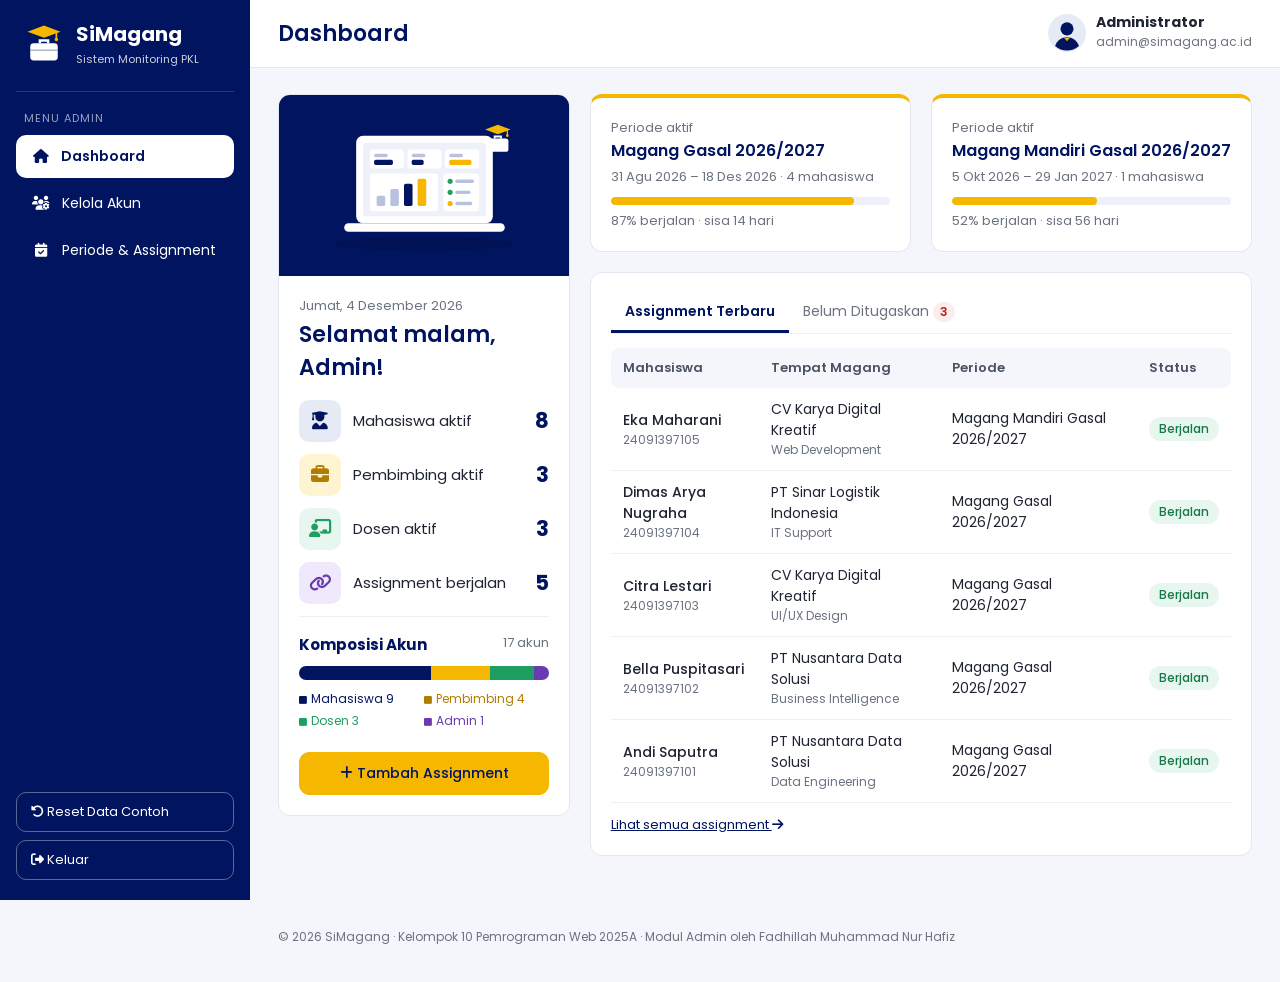
<file: index.html>
<!DOCTYPE html>
<html lang="id">
<head>
    <meta charset="UTF-8">
    <!-- viewport: wajib agar tampilan responsive di HP -->
    <meta name="viewport" content="width=device-width, initial-scale=1.0">
    <title>Admin | SiMagang - Sistem Monitoring PKL</title>
    <link rel="icon" type="image/svg+xml" href="img/logo-ikon-navy.svg">

    <!-- Ikon Font Awesome 6.5.2 (versi yang sama dengan link CDN di materi CSS),
         disimpan lokal di folder vendor/ agar tetap tampil tanpa internet -->
    <link rel="stylesheet" href="vendor/fontawesome/css/all.min.css">

    <!-- External Style Sheet (font Poppins juga dimuat dari sini) -->
    <link rel="stylesheet" type="text/css" href="css/style.css">
</head>
<body>

    <!-- ========== SIDEBAR / NAVIGASI ========== -->
    <aside id="sidebar">
        <div class="brand">
            <img src="img/logo-ikon-putih.svg" alt="Logo SiMagang" width="44" height="44">
            <div>
                <strong>SiMagang</strong>
                <small>Sistem Monitoring PKL</small>
            </div>
        </div>

        <p class="menu-judul">Menu Admin</p>
        <nav>
            <!-- href tetap diisi alamat halaman, tetapi kliknya ditangani Ajax di js/main.js -->
            <ul class="menu">
                <li><a href="pages/dashboard.html" class="menu-link" data-halaman="dashboard">
                    <i class="fa-solid fa-house"></i> Dashboard</a></li>
                <li><a href="pages/kelola-akun.html" class="menu-link" data-halaman="kelola-akun">
                    <i class="fa-solid fa-users-gear"></i> Kelola Akun</a></li>
                <li><a href="pages/periode-assignment.html" class="menu-link" data-halaman="periode-assignment">
                    <i class="fa-solid fa-calendar-check"></i> Periode &amp; Assignment</a></li>
            </ul>
        </nav>

        <div class="sidebar-bawah">
            <button type="button" id="btnResetData" class="btn-sidebar" title="Kembalikan data contoh seperti semula">
                <i class="fa-solid fa-rotate-left"></i> Reset Data Contoh
            </button>
            <button type="button" id="btnKeluar" class="btn-sidebar">
                <i class="fa-solid fa-right-from-bracket"></i> Keluar
            </button>
        </div>
    </aside>

    <!-- lapisan gelap di belakang sidebar saat dibuka di HP -->
    <div id="overlay"></div>

    <!-- ========== AREA UTAMA ========== -->
    <div id="utama">
        <header id="header">
            <button type="button" id="btnMenu" aria-label="Buka menu"><i class="fa-solid fa-bars"></i></button>
            <h1 id="judulHalaman">Dashboard</h1>
            <div class="profil">
                <img src="img/avatar-admin.svg" alt="Foto profil admin" width="38" height="38">
                <div class="profil-teks">
                    <strong>Administrator</strong>
                    <small>admin@simagang.ac.id</small>
                </div>
            </div>
        </header>

        <!-- Konten halaman dimuat ke sini menggunakan Ajax -->
        <main id="konten">
            <p class="memuat"><i class="fa-solid fa-spinner fa-spin"></i> Memuat halaman...</p>
        </main>

        <footer id="footer">
            <p>&copy; 2026 SiMagang &middot; Kelompok 10 Pemrograman Web 2025A &middot; Modul Admin oleh Fadhillah Muhammad Nur Hafiz</p>
        </footer>
    </div>

    <!-- Notifikasi kecil (toast) -->
    <div id="toast"></div>

    <!-- Library jQuery (lokal) lalu script modul -->
    <script src="js/jquery-3.7.1.min.js"></script>
    <script src="js/data.js"></script>
    <script src="js/dashboard.js"></script>
    <script src="js/kelola-akun.js"></script>
    <script src="js/tambah-akun.js"></script>
    <script src="js/periode-assignment.js"></script>
    <script src="js/main.js"></script>
</body>
</html>
</file>
<file: css/style.css>
@charset "utf-8";
/* =========================================================
   style.css - SiMagang Modul Admin
   Warna dan font mengikuti Panduan Gaya Visual SRS (Bab 6.1):
   navy #001460, putih #FFFFFF, font Poppins, radius 8-12px.
   ========================================================= */

/* ---------- Font Poppins (file lokal di vendor/poppins) ---------- */
@font-face {
    font-family: "Poppins";
    font-weight: 400;
    src: url("../vendor/poppins/poppins-latin-400-normal.woff2") format("woff2");
}

@font-face {
    font-family: "Poppins";
    font-weight: 500;
    src: url("../vendor/poppins/poppins-latin-500-normal.woff2") format("woff2");
}

@font-face {
    font-family: "Poppins";
    font-weight: 600;
    src: url("../vendor/poppins/poppins-latin-600-normal.woff2") format("woff2");
}

@font-face {
    font-family: "Poppins";
    font-weight: 700;
    src: url("../vendor/poppins/poppins-latin-700-normal.woff2") format("woff2");
}

/* ---------- Dasar ---------- */
* {
    box-sizing: border-box;
}

body {
    margin: 0;
    padding: 0;
    font-family: "Poppins", Verdana, Arial, sans-serif;
    font-size: 15px;
    color: #1F2433;
    background: #F4F6FB;
}

h1, h2, h3 {
    margin: 0;
    font-weight: 600;
    color: #001460;
}

a {
    color: #001460;
}

code {
    background: #EEF1F9;
    padding: 2px 6px;
    border-radius: 6px;
    font-size: 13px;
}

.clearfloat {
    clear: both;
    height: 0;
    font-size: 1px;
    line-height: 0;
}

/* ---------- Sidebar (position fixed di kiri) ---------- */
#sidebar {
    position: fixed;
    top: 0;
    left: 0;
    width: 250px;
    height: 100%;
    background: #001460;
    color: #FFFFFF;
    padding: 22px 16px;
    z-index: 30;
    overflow-y: auto;
    transition: left 0.25s;
}

#sidebar .brand {
    padding: 0 6px 22px 6px;
    border-bottom: 1px solid rgba(255, 255, 255, 0.15);
    margin-bottom: 18px;
}

#sidebar .brand img {
    float: left;
    margin-right: 10px;
}

#sidebar .brand strong {
    display: block;
    font-size: 20px;
    line-height: 1.2;
}

#sidebar .brand small {
    font-size: 11px;
    opacity: 0.8;
}

.menu-judul {
    font-size: 11px;
    text-transform: uppercase;
    letter-spacing: 1px;
    opacity: 0.6;
    margin: 0 0 8px 8px;
}

/* menu dari list (materi CSS Lists) */
ul.menu {
    list-style-type: none;
    margin: 0;
    padding: 0;
}

ul.menu li a {
    display: block;
    color: #FFFFFF;
    text-decoration: none;
    padding: 11px 14px;
    margin-bottom: 4px;
    border-radius: 10px;
    font-size: 14px;
}

ul.menu li a i {
    width: 22px;
    text-align: center;
    margin-right: 6px;
}

ul.menu li a:hover {
    background: rgba(255, 255, 255, 0.1);
}

ul.menu li a.aktif {
    background: #FFFFFF;
    color: #001460;
    font-weight: 600;
}

.sidebar-bawah {
    position: absolute;
    left: 16px;
    right: 16px;
    bottom: 20px;
}

.btn-sidebar {
    display: block;
    width: 100%;
    text-align: left;
    background: transparent;
    color: #FFFFFF;
    border: 1px solid rgba(255, 255, 255, 0.35);
    border-radius: 10px;
    padding: 9px 14px;
    margin-top: 8px;
    font-family: inherit;
    font-size: 13px;
    cursor: pointer;
}

.btn-sidebar:hover {
    background: rgba(255, 255, 255, 0.1);
}

#overlay {
    display: none;
}

/* ---------- Area utama ---------- */
#utama {
    margin-left: 250px;
    min-height: 100vh;
}

#header {
    background: #FFFFFF;
    padding: 14px 28px;
    border-bottom: 1px solid #E3E7F0;
    position: sticky;
    top: 0;
    z-index: 10;
    height: 68px;
}

#btnMenu {
    display: none;
    float: left;
    background: none;
    border: none;
    font-size: 22px;
    color: #001460;
    margin: 6px 12px 0 0;
    cursor: pointer;
}

#judulHalaman {
    float: left;
    font-size: 22px;
    line-height: 40px;
}

.profil {
    float: right;
}

.profil img {
    float: left;
    margin-right: 10px;
}

.profil-teks {
    float: left;
    line-height: 1.25;
}

.profil-teks strong {
    display: block;
    font-size: 14px;
}

.profil-teks small {
    font-size: 12px;
    color: #6B7280;
}

#konten {
    padding: 26px 28px;
}

#footer {
    padding: 14px 28px 24px 28px;
    font-size: 12px;
    color: #6B7280;
}

.memuat {
    color: #6B7280;
}

/* ---------- Komponen umum ---------- */
.kartu {
    background: #FFFFFF;
    border: 1px solid #E3E7F0;
    border-radius: 12px;
    padding: 20px;
    margin-bottom: 20px;
}

.kartu-judul {
    margin-bottom: 14px;
    overflow: hidden;
}

.kartu-judul h2 {
    float: left;
    font-size: 17px;
}

.kartu-judul a,
.kartu-judul .btn {
    float: right;
    font-size: 13px;
}

.teks-kecil {
    font-size: 13px;
    color: #6B7280;
    margin: -6px 0 10px 0;
}

.btn {
    display: inline-block;
    padding: 10px 18px;
    border-radius: 10px;
    border: 1.5px solid #001460;
    font-family: inherit;
    font-size: 14px;
    font-weight: 500;
    text-decoration: none;
    cursor: pointer;
    background: #001460;
    color: #FFFFFF;
}

.btn:hover {
    background: #0A2385;
}

/* tombol sekunder: latar putih, border dan teks biru (SRS) */
.btn-sekunder {
    background: #FFFFFF;
    color: #001460;
}

.btn-sekunder:hover {
    background: #EEF1F9;
}

.btn-kuning {
    background: #F5B700;
    border-color: #F5B700;
    color: #001460;
}

.btn-kuning:hover {
    background: #FFC928;
}

.btn-kecil {
    white-space: nowrap;
    padding: 5px 10px;
    font-size: 12px;
    border-radius: 8px;
    margin: 2px 0;
}

.btn-bahaya {
    background: #FFFFFF;
    color: #D93A3A;
    border-color: #D93A3A;
}

.btn-bahaya:hover {
    background: #FDECEC;
}

.btn-sukses {
    background: #FFFFFF;
    color: #1E9E61;
    border-color: #1E9E61;
}

.btn-sukses:hover {
    background: #E7F6EE;
}

/* badge role dan status */
.badge {
    display: inline-block;
    padding: 3px 10px;
    border-radius: 20px;
    font-size: 12px;
    font-weight: 500;
    white-space: nowrap;
}

.role-mahasiswa  { background: #E6EAF5; color: #001460; }
.role-pembimbing { background: #FFF4D1; color: #8A6400; }
.role-dosen      { background: #E7F6EE; color: #17794A; }
.role-admin      { background: #F0E8FB; color: #6A3BB0; }

.status-aktif    { background: #E7F6EE; color: #17794A; }
.status-nonaktif { background: #FDECEC; color: #B42828; }
.status-netral   { background: #EEF0F4; color: #555D6E; }

/* ---------- Tabel ---------- */
.tabel-wrap {
    width: 100%;
    overflow-x: auto;   /* di HP tabel bisa digeser ke samping */
}

table.tabel {
    width: 100%;
    border-collapse: collapse;
    font-size: 14px;
}

table.tabel th {
    background: #F4F6FB;
    color: #4A5163;
    text-align: left;
    font-weight: 600;
    font-size: 13px;
    padding: 10px 12px;
    white-space: nowrap;
}

table.tabel th:first-child { border-radius: 8px 0 0 8px; }
table.tabel th:last-child  { border-radius: 0 8px 8px 0; }

table.tabel td {
    padding: 11px 12px;
    border-bottom: 1px solid #EEF0F4;
    vertical-align: middle;
}

table.tabel tbody tr:hover {
    background: #FAFBFE;
}

table.tabel tr.baru {
    background: #FFF8DE;
}

.nama-utama {
    font-weight: 500;
}

.sub {
    display: block;
    font-size: 12px;
    color: #6B7280;
}

.kosong {
    text-align: center;
    color: #6B7280;
    padding: 24px !important;
}

/* ---------- Dashboard ---------- */
/* Dua kolom: kartu ringkasan di kiri (30%), periode & tab di kanan (68%) */
.dash-kiri {
    float: left;
    width: 30%;
}

.dash-kanan {
    float: right;
    width: 68%;
}

/* Kartu ringkasan (kolom kiri) */
.kartu-ringkasan {
    padding: 0;
    overflow: hidden;
}

.ringkasan-gambar {
    background: #001460;
    text-align: center;
    padding: 22px 20px 16px 20px;
}

.ringkasan-gambar img {
    width: 82%;
    max-width: 250px;
}

.ringkasan-isi {
    padding: 20px;
}

.ringkasan-isi .tanggal {
    font-size: 13px;
    color: #6B7280;
    margin: 0;
}

.ringkasan-isi h2 {
    font-size: 22px;
    margin: 2px 0 16px 0;
}

ul.daftar-angka {
    list-style-type: none;
    margin: 0;
    padding: 0;
}

ul.daftar-angka li {
    overflow: hidden;
    margin-bottom: 12px;
}

ul.daftar-angka .ikon {
    float: left;
    margin-right: 12px;
}

ul.daftar-angka span.label {
    float: left;
    line-height: 42px;
}

ul.daftar-angka strong {
    float: right;
    line-height: 42px;
    font-size: 21px;
    color: #001460;
}

.ikon {
    font-size: 18px;
    width: 42px;
    height: 42px;
    line-height: 42px;
    text-align: center;
    border-radius: 10px;
}

.ikon.biru   { background: #E6EAF5; color: #001460; }
.ikon.kuning { background: #FFF4D1; color: #B07D00; }
.ikon.hijau  { background: #E7F6EE; color: #1E9E61; }
.ikon.ungu   { background: #F0E8FB; color: #6A3BB0; }

/* Komposisi akun: satu bar dibagi per role (lebar diisi JavaScript) */
.komposisi {
    border-top: 1px solid #EEF0F4;
    margin-top: 6px;
    padding-top: 16px;
}

.komposisi-judul {
    overflow: hidden;
}

.komposisi-judul b {
    float: left;
    color: #001460;
}

.komposisi-judul span {
    float: right;
    font-size: 13px;
    color: #6B7280;
}

.bar-komposisi {
    height: 14px;
    border-radius: 8px;
    overflow: hidden;
    background: #EEF1F9;
    margin: 10px 0;
}

.bar-komposisi span {
    float: left;
    height: 100%;
    transition: width 0.6s;
}

ul.legenda {
    list-style-type: none;
    margin: 0;
    padding: 0;
    overflow: hidden;
    font-size: 12px;
}

ul.legenda li {
    float: left;
    width: 50%;
    margin-bottom: 4px;
}

ul.legenda li i {
    font-size: 9px;
    margin-right: 4px;
}

.warna-mahasiswa  { background: #001460; color: #001460; }
.warna-pembimbing { background: #F5B700; color: #B07D00; }
.warna-dosen      { background: #1E9E61; color: #1E9E61; }
.warna-admin      { background: #6A3BB0; color: #6A3BB0; }

ul.legenda li.warna-mahasiswa,
ul.legenda li.warna-pembimbing,
ul.legenda li.warna-dosen,
ul.legenda li.warna-admin {
    background: none;
}

.btn-penuh {
    display: block;
    width: 100%;
    text-align: center;
    margin-top: 18px;
}

/* Kartu periode aktif (kolom kanan, 2 per baris) */
.kartu-periode {
    float: left;
    width: 48.5%;
    margin-right: 3%;
    border-top: 4px solid #F5B700;
}

.kartu-periode:nth-child(2n) {
    margin-right: 0;
}

.kartu-periode.tunggal {
    width: 100%;
    margin-right: 0;
}

.kartu-periode .label-kecil {
    font-size: 13px;
    color: #6B7280;
    margin: 0;
}

.kartu-periode h3 {
    font-size: 16px;
    margin: 0;
}

.kartu-periode .rentang {
    font-size: 13px;
    color: #6B7280;
    margin: 4px 0 10px 0;
}

.bar-progres {
    height: 8px;
    background: #EEF1F9;
    border-radius: 8px;
    overflow: hidden;
}

.bar-progres span {
    display: block;
    height: 100%;
    background: #F5B700;
    border-radius: 8px;
    transition: width 0.8s;
}

.kartu-periode .keterangan {
    font-size: 13px;
    color: #6B7280;
    margin: 6px 0 0 0;
}

/* Tab: Assignment Terbaru / Belum Punya Assignment */
.tab-menu {
    border-bottom: 1px solid #EEF0F4;
    margin-bottom: 14px;
    overflow: hidden;
}

.tab-menu button {
    float: left;
    background: none;
    border: none;
    border-bottom: 3px solid transparent;
    padding: 8px 14px;
    font-family: inherit;
    font-size: 14px;
    color: #6B7280;
    cursor: pointer;
}

.tab-menu button:hover {
    color: #001460;
}

.tab-menu button.aktif {
    border-bottom-color: #001460;
    color: #001460;
    font-weight: 600;
}

.tab-menu .jumlah-merah {
    display: inline-block;
    min-width: 22px;
    padding: 1px 7px;
    border-radius: 20px;
    background: #FDECEC;
    color: #B42828;
    font-size: 12px;
    font-weight: 600;
}

.tab-panel {
    display: none;
}

.tab-panel.aktif {
    display: block;
}

.nama-inisial {
    overflow: hidden;   /* teks rapi di samping inisial walau terlipat */
}

td.kolom-nama {
    min-width: 190px;
}

.inisial {
    display: inline-block;
    width: 34px;
    height: 34px;
    line-height: 34px;
    border-radius: 50%;
    text-align: center;
    font-size: 12px;
    font-weight: 600;
    margin-right: 10px;
    float: left;
}

/* ---------- Chip (tombol filter kecil) ---------- */
.chip {
    display: inline-block;
    padding: 6px 10px;
    margin: 0 4px 6px 0;
    border-radius: 9px;
    border: 1.5px solid #E3E7F0;
    background: #FFFFFF;
    font-family: inherit;
    font-size: 12px;
    color: #1F2433;
    cursor: pointer;
}

.chip b {
    color: #001460;
    margin-left: 4px;
}

.chip:hover {
    border-color: #001460;
}

.chip.aktif {
    background: #001460;
    border-color: #001460;
    color: #FFFFFF;
}

.chip.aktif b {
    color: #F5B700;
}

/* ---------- Kelola Akun: daftar (kiri) + detail (kanan) ---------- */
.akun-kiri {
    float: left;
    width: 34%;
}

.akun-kanan {
    float: right;
    width: 64%;
}

.daftar-akun-kartu {
    padding: 16px;
}

.cari {
    position: relative;
    margin-bottom: 12px;
}

.cari i {
    position: absolute;
    left: 12px;
    top: 13px;
    color: #9AA1B1;
}

.cari input[type="text"] {
    padding-left: 36px;
}

.filter-role {
    margin-bottom: 8px;
    overflow: hidden;
}

/* lima tombol role dibagi rata, angka di atas label */
.filter-role .chip {
    float: left;
    width: 19.2%;
    margin: 0 1% 0 0;
    padding: 6px 0;
    text-align: center;
    line-height: 1.3;
}

.filter-role .chip:last-child {
    margin-right: 0;
}

.filter-role .chip b {
    display: block;
    margin: 0;
    font-size: 15px;
}

#filterStatus {
    margin-bottom: 8px;
}

.info-jumlah {
    font-size: 12px;
    color: #6B7280;
    margin: 0 0 8px 2px;
}

ul.daftar-akun {
    list-style-type: none;
    margin: 0;
    padding: 0;
    max-height: 430px;
    overflow-y: auto;
}

ul.daftar-akun li {
    overflow: hidden;
    padding: 10px 12px;
    margin-bottom: 4px;
    border-radius: 10px;
    border-left: 4px solid transparent;
    cursor: pointer;
}

ul.daftar-akun li:hover {
    background: #F7F8FC;
}

ul.daftar-akun li.dipilih {
    background: #EEF1F9;
    border-left-color: #001460;
}

ul.daftar-akun li.kosong-daftar {
    text-align: center;
    color: #6B7280;
    cursor: default;
    padding: 24px 0;
}

.titik {
    float: right;
    width: 9px;
    height: 9px;
    border-radius: 50%;
    margin: 13px 0 0 8px;
}

.titik.aktif    { background: #1E9E61; }
.titik.nonaktif { background: #D93A3A; }

.detail-akun {
    padding: 0;
    overflow: hidden;
}

.detail-banner {
    height: 90px;
    background: #001460;
}

.detail-isi {
    padding: 0 28px 28px 28px;
}

.avatar-besar {
    display: inline-block;
    width: 86px;
    height: 86px;
    line-height: 78px;
    font-size: 26px;
    font-weight: 600;
    border-radius: 50%;
    border: 4px solid #FFFFFF;
    margin-top: -43px;
}

.detail-kepala {
    overflow: hidden;
    margin-top: 10px;
}

.detail-nama {
    float: left;
}

.detail-nama h2 {
    font-size: 22px;
    margin-bottom: 4px;
}

.detail-status {
    float: right;
    text-align: right;
}

.detail-status .sub {
    margin-bottom: 6px;
}

/* saklar on/off untuk status akun */
.saklar {
    position: relative;
    width: 44px;
    height: 24px;
    border: none;
    border-radius: 20px;
    background: #CBD2E0;
    vertical-align: middle;
    cursor: pointer;
    transition: background 0.2s;
}

.saklar span {
    position: absolute;
    top: 3px;
    left: 3px;
    width: 18px;
    height: 18px;
    border-radius: 50%;
    background: #FFFFFF;
    transition: left 0.2s;
}

.saklar.nyala {
    background: #1E9E61;
}

.saklar.nyala span {
    left: 23px;
}

.teks-hijau { color: #1E9E61; }
.teks-merah { color: #D93A3A; }

ul.detail-info {
    list-style-type: none;
    margin: 22px 0;
    padding: 18px 18px 6px 18px;
    background: #F4F6FB;
    border-radius: 10px;
    overflow: hidden;
}

ul.detail-info li {
    float: left;
    width: 50%;
    padding-right: 12px;
    margin-bottom: 12px;
    font-size: 14px;
    font-weight: 500;
    word-wrap: break-word;
}

ul.detail-info li span {
    display: block;
    font-size: 12px;
    font-weight: 400;
    color: #6B7280;
}

.detail-isi h3 {
    font-size: 15px;
    margin-bottom: 10px;
}

.kotak-magang {
    border: 1px solid #E3E7F0;
    border-left: 4px solid #F5B700;
    border-radius: 10px;
    padding: 12px 14px;
    margin-bottom: 10px;
    font-size: 14px;
}

.kotak-magang b {
    color: #001460;
}

.kotak-magang.selesai {
    border-left-color: #CBD2E0;
}

.kotak-magang.kosong-magang {
    border-left-color: #D5DBE8;
    color: #6B7280;
}

.detail-aksi {
    margin-top: 20px;
}

.detail-kosong {
    text-align: center;
    padding: 50px 20px;
    color: #6B7280;
}

.detail-kosong img {
    width: 200px;
    background: #001460;
    border-radius: 12px;
    padding: 14px;
}

/* ---------- Periode & Assignment: form kiri, daftar kanan ---------- */
.pa-kiri {
    float: left;
    width: 36%;
}

.pa-kanan {
    float: right;
    width: 62%;
}

/* form tetap terlihat saat daftar di kanan di-scroll */
.form-tempel {
    position: sticky;
    top: 88px;
    border-top: 4px solid #F5B700;
}

.kartu-form .form-grup {
    margin-bottom: 12px;
}

.durasi {
    clear: both;
    margin: -4px 1.5% 12px 1.5%;
    font-size: 13px;
    color: #1E9E61;
}

.durasi:empty {
    display: none;
}

/* kartu periode kecil, 3 per baris */
.baris-periode {
    margin: 0 -1%;
}

.kartu-periode-mini {
    float: left;
    width: 31.3%;
    margin: 0 1% 12px 1%;
    padding: 14px;
    border-top: 4px solid #001460;
    cursor: pointer;
    min-height: 120px;
}

.kartu-periode-mini:hover {
    border-color: #001460;
}

.kartu-periode-mini.dipilih {
    box-shadow: 0 0 0 3px rgba(245, 183, 0, 0.5);
}

.kartu-periode-mini.selesai {
    opacity: 0.7;
}

.kartu-periode-mini .label-status {
    display: block;
    font-size: 11px;
    letter-spacing: 1px;
    text-transform: uppercase;
    color: #6B7280;
}

.kartu-periode-mini b {
    display: block;
    color: #001460;
    font-size: 14px;
    line-height: 1.35;
}

.kartu-periode-mini .jumlah {
    display: block;
    margin-top: 6px;
    font-size: 12px;
    font-weight: 600;
    color: #1E9E61;
}

.petunjuk-periode {
    margin: 0 0 14px 2px;
}

/* satu kartu per periode berisi daftar mahasiswa */
.grup-periode {
    padding: 18px 20px 8px 20px;
}

.grup-judul {
    overflow: hidden;
    padding-bottom: 10px;
}

.grup-judul b {
    float: left;
    color: #001460;
}

.grup-judul .sub {
    float: right;
    font-size: 13px;
}

.kotak-warna {
    float: left;
    width: 11px;
    height: 11px;
    border-radius: 3px;
    margin: 6px 8px 0 0;
}

ul.daftar-grup {
    list-style-type: none;
    margin: 0;
    padding: 0;
}

ul.daftar-grup li {
    overflow: hidden;
    padding: 12px 0;
    border-top: 1px solid #EEF0F4;
}

ul.daftar-grup li.baru {
    background: #FFF8DE;
    margin: 0 -20px;
    padding: 12px 20px;
}

.pembimbing-kanan {
    float: right;
    text-align: right;
    font-size: 12px;
    color: #6B7280;
    margin-left: 10px;
}

.pembimbing-kanan span {
    display: block;
}

.pembimbing-kanan i {
    width: 16px;
}

.pembimbing-bawah {
    display: none !important;
    margin-top: 4px;
}

/* ---------- Form ---------- */
input[type="text"],
input[type="email"],
input[type="password"],
input[type="tel"],
input[type="date"],
select,
textarea {
    width: 100%;
    padding: 10px 12px;
    border: 1.5px solid #D5DBE8;
    border-radius: 10px;
    font-family: inherit;
    font-size: 14px;
    color: #1F2433;
    background: #FFFFFF;
}

input:focus,
select:focus,
textarea:focus {
    outline: none;
    border-color: #001460;
}

.form-baris {
    margin: 0 -1.5%;
    overflow: hidden;
}

.form-grup {
    float: left;
    width: 47%;
    margin: 0 1.5% 16px 1.5%;
}

.form-grup.penuh {
    width: 97%;
}

.form-grup label {
    display: block;
    font-weight: 500;
    font-size: 14px;
    margin-bottom: 6px;
}

.form-grup label .wajib {
    color: #D93A3A;
}

.petunjuk {
    display: block;
    font-size: 12px;
    color: #6B7280;
    margin-top: 5px;
}

/* tampilan field yang tidak valid */
.form-grup.salah input,
.form-grup.salah select {
    border-color: #D93A3A;
    background: #FFF8F8;
}

.pesan-salah {
    display: block;
    color: #D93A3A;
    font-size: 12px;
    margin-top: 5px;
    min-height: 0;
}

.pesan-salah:empty {
    display: none;
}

.kotak-password {
    position: relative;
}

.kotak-password button {
    position: absolute;
    right: 8px;
    top: 7px;
    border: none;
    background: none;
    color: #6B7280;
    font-size: 15px;
    cursor: pointer;
    padding: 4px 6px;
}

.checkbox-baris label {
    display: inline;
    font-weight: 400;
}

.ringkasan-salah {
    display: none;
    background: #FDECEC;
    color: #B42828;
    border-radius: 10px;
    padding: 12px 16px;
    font-size: 14px;
    margin-bottom: 16px;
}

.info-periode {
    display: none;
    clear: both;
    background: #FFF8DE;
    border-left: 4px solid #F5B700;
    border-radius: 8px;
    padding: 10px 14px;
    font-size: 13px;
    margin: 0 1.5% 16px 1.5%;
}

.aksi-form {
    text-align: right;
    border-top: 1px solid #EEF0F4;
    padding-top: 16px;
}

.aksi-form .btn {
    margin-left: 8px;
}

.btn:disabled {
    opacity: 0.6;
    cursor: wait;
}

.kartu-form h2 {
    font-size: 17px;
}

.kartu-form .kartu-judul p {
    clear: both;
    margin: 4px 0 0 0;
    font-size: 13px;
    color: #6B7280;
}

/* ---------- Modal (position fixed + z-index) ---------- */
.modal-latar {
    display: none;
    position: fixed;
    top: 0;
    left: 0;
    width: 100%;
    height: 100%;
    background: rgba(0, 10, 40, 0.5);
    z-index: 50;
}

.modal-latar.tampil {
    display: block;
}

.modal {
    position: relative;
    width: 90%;
    max-width: 420px;
    margin: 12vh auto 0 auto;
    background: #FFFFFF;
    border-radius: 12px;
    padding: 24px;
    text-align: center;
}

.modal h3 {
    font-size: 18px;
    margin-bottom: 6px;
}

.modal p {
    font-size: 14px;
    color: #4A5163;
}

.password-sementara {
    display: block;
    font-family: "Courier New", monospace;
    font-size: 22px;
    letter-spacing: 2px;
    background: #F4F6FB;
    border: 1.5px dashed #001460;
    border-radius: 10px;
    padding: 12px;
    margin: 14px 0;
    color: #001460;
}

/* ---------- Toast ---------- */
#toast {
    position: fixed;
    right: 24px;
    bottom: -100px;
    max-width: 360px;
    padding: 14px 18px;
    border-radius: 10px;
    color: #FFFFFF;
    font-size: 14px;
    z-index: 60;
    transition: bottom 0.3s;
}

#toast.tampil      { bottom: 24px; }
#toast.sukses      { background: #1E9E61; }
#toast.gagal       { background: #D93A3A; }
#toast.info        { background: #001460; }

.pesan-error h2 {
    color: #D93A3A;
    font-size: 18px;
    margin-bottom: 8px;
}

/* =========================================================
   RESPONSIVE
   ========================================================= */

/* Tablet / laptop kecil */
@media screen and (max-width: 1100px) {
    /* dashboard: kolom kiri dan kanan jadi bertumpuk */
    .dash-kiri,
    .dash-kanan {
        float: none;
        width: 100%;
    }

    .ringkasan-gambar img {
        width: 60%;
        max-width: 220px;
    }

    /* kelola akun: daftar di atas, detail di bawah */
    .akun-kiri,
    .akun-kanan {
        float: none;
        width: 100%;
    }

    ul.daftar-akun {
        max-height: 280px;
    }

    /* periode & assignment: form di atas, daftar di bawah */
    .pa-kiri,
    .pa-kanan {
        float: none;
        width: 100%;
    }

    .form-tempel {
        position: static;
    }
}

/* HP: sidebar disembunyikan, muncul lewat tombol menu */
@media screen and (max-width: 768px) {
    #sidebar {
        left: -270px;
    }

    #sidebar.terbuka {
        left: 0;
    }

    #overlay.tampil {
        display: block;
        position: fixed;
        top: 0;
        left: 0;
        width: 100%;
        height: 100%;
        background: rgba(0, 10, 40, 0.5);
        z-index: 25;
    }

    #utama {
        margin-left: 0;
    }

    #btnMenu {
        display: block;
    }

    #header {
        padding: 12px 16px;
        height: 62px;
    }

    #judulHalaman {
        font-size: 18px;
        line-height: 38px;
    }

    .profil-teks {
        display: none;
    }

    #konten {
        padding: 18px 16px;
    }

    #footer {
        padding: 10px 16px 20px 16px;
    }

    .kartu-periode,
    .kartu-periode:nth-child(2n) {
        width: 100%;
        margin-right: 0;
    }

    .tab-menu button {
        padding: 8px 10px;
        font-size: 13px;
    }

    .form-grup,
    .form-grup.penuh {
        width: 97%;
    }

    .detail-isi {
        padding: 0 18px 20px 18px;
    }

    .detail-nama,
    .detail-status {
        float: none;
        text-align: left;
    }

    .detail-status {
        margin-top: 12px;
    }

    ul.detail-info li {
        width: 100%;
    }

    .detail-aksi .btn {
        display: block;
        width: 100%;
        margin: 8px 0 0 0;
        text-align: center;
    }

    .kartu-periode-mini {
        width: 98%;
        min-height: 0;
    }

    .pembimbing-kanan {
        display: none;
    }

    .pembimbing-bawah {
        display: block !important;
    }

    .aksi-form .btn {
        display: block;
        width: 100%;
        margin: 8px 0 0 0;
        text-align: center;
    }

    #toast {
        left: 16px;
        right: 16px;
        max-width: none;
    }

    #toast.tampil {
        bottom: 16px;
    }
}

/* HP kecil */
@media screen and (max-width: 420px) {
    .ringkasan-gambar {
        padding: 16px;
    }

    .ringkasan-isi h2 {
        font-size: 19px;
    }
}
</file>
